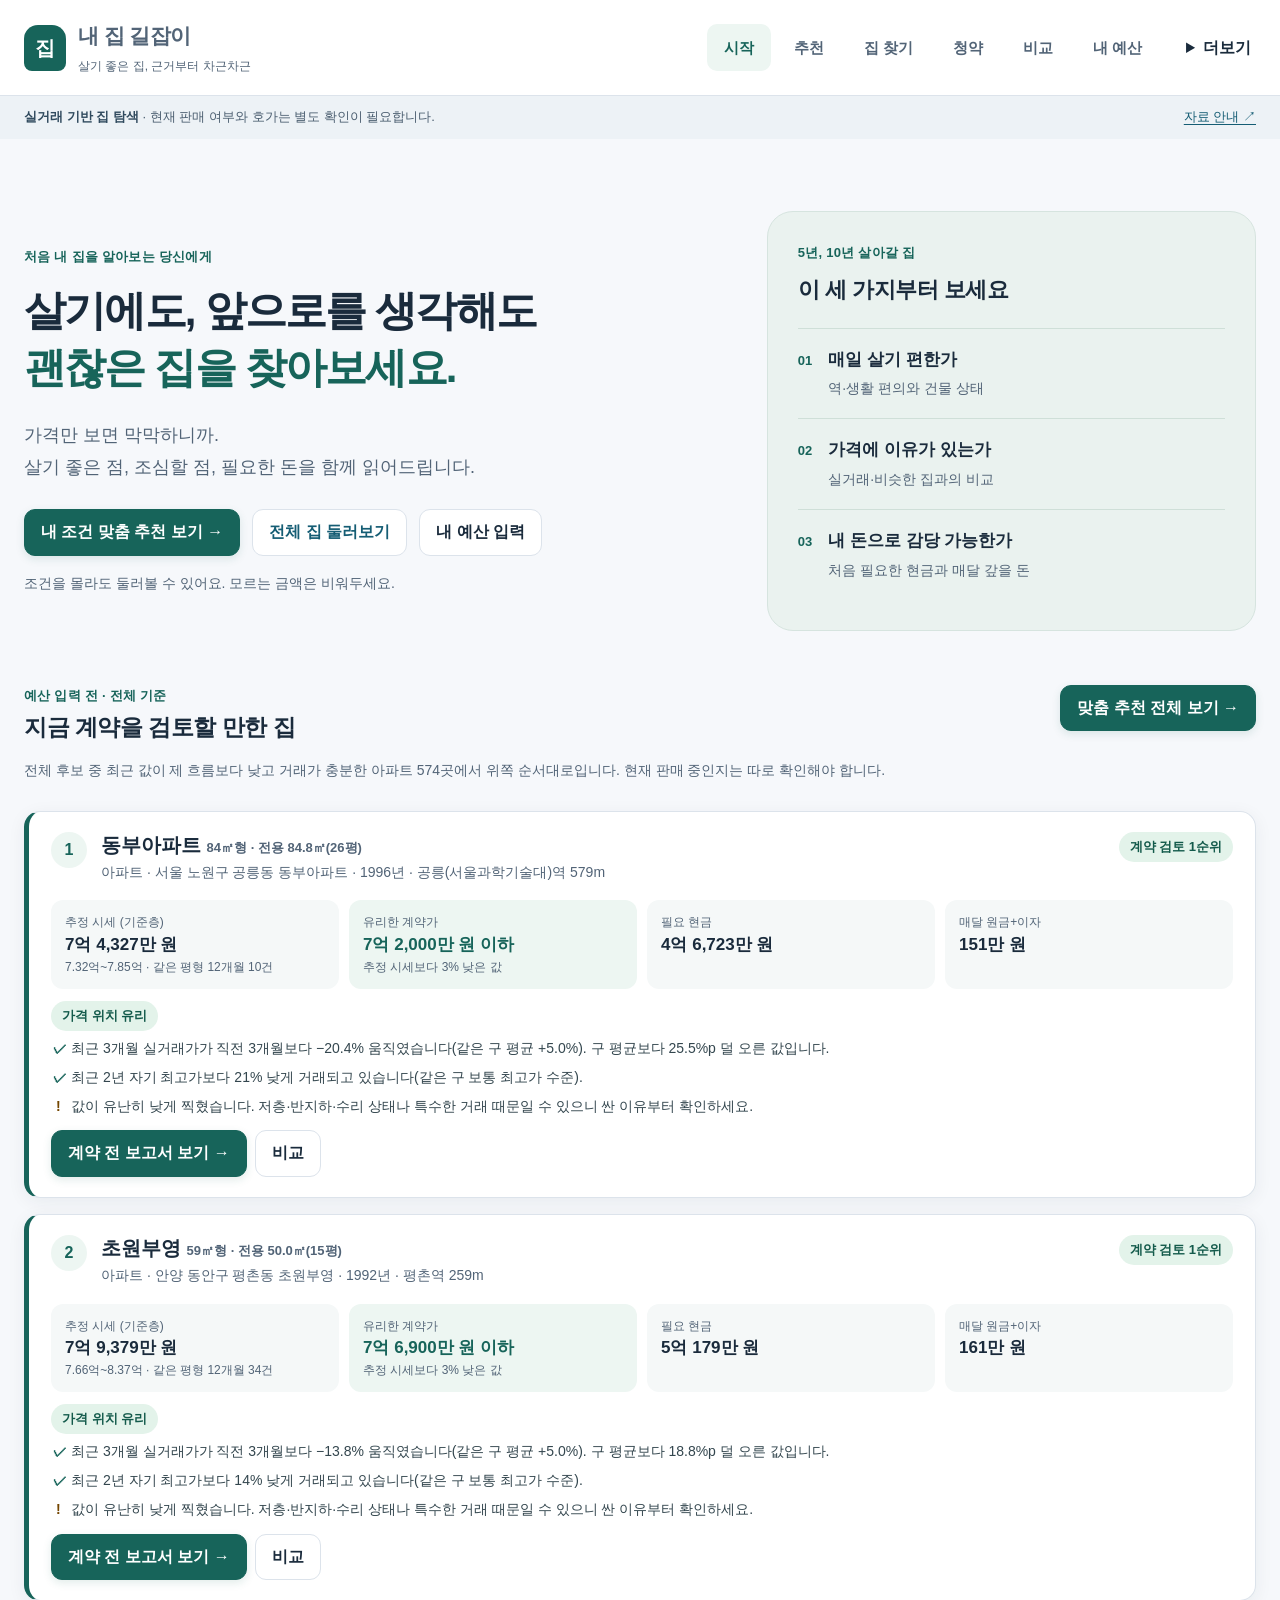
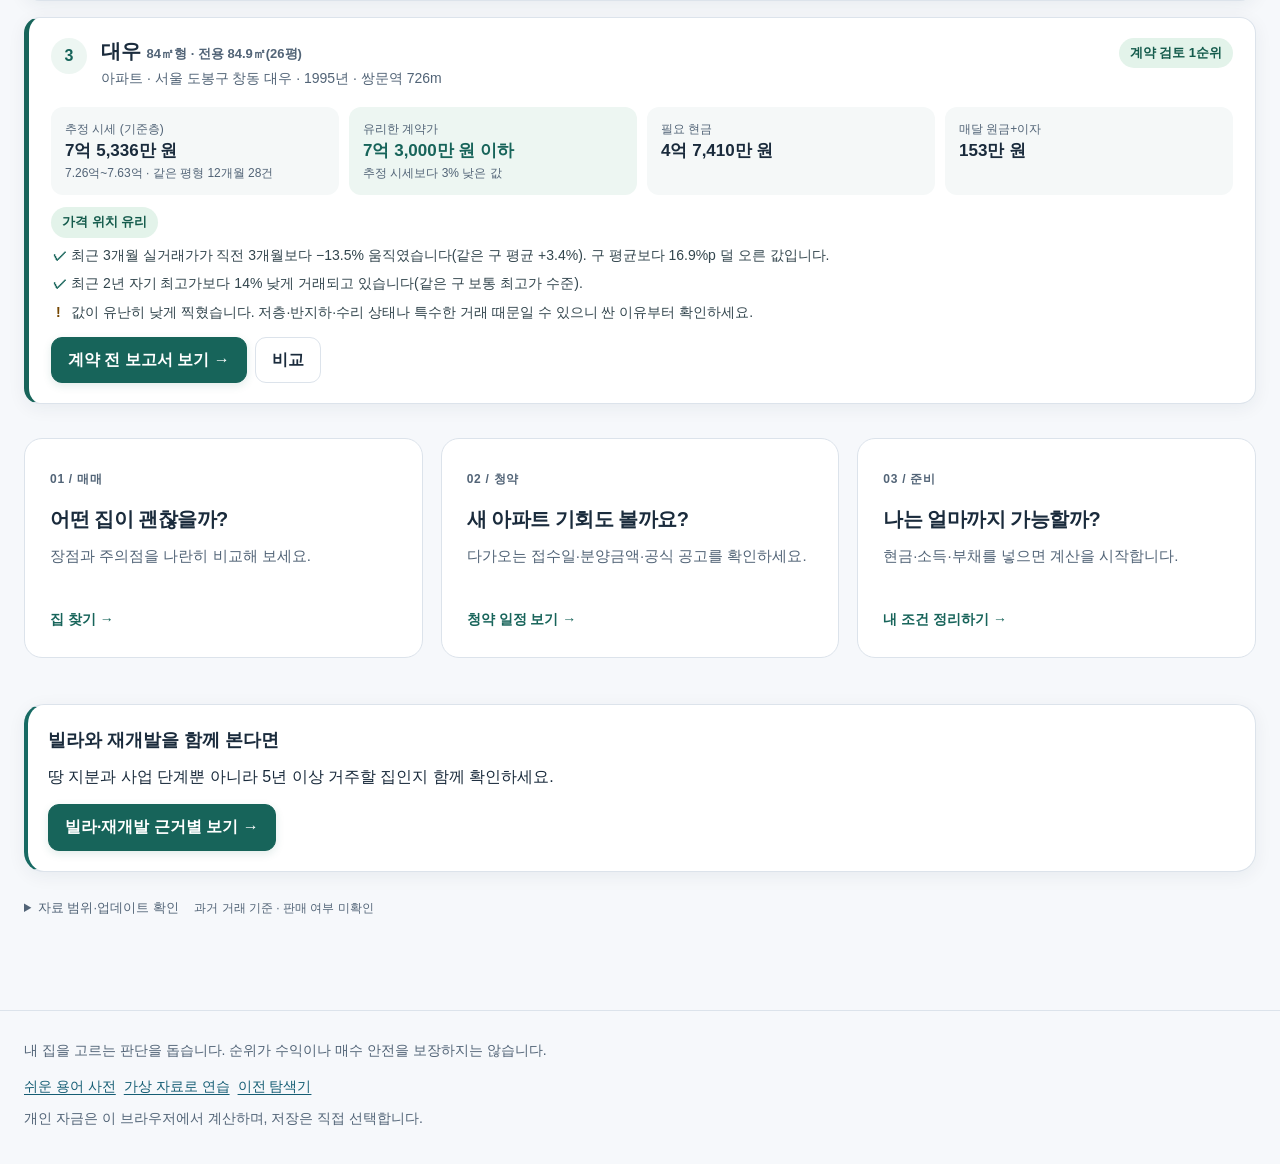
<file: workspace.html>
<!doctype html>
<html lang="ko">
<head>
  <meta charset="utf-8">
  <meta name="viewport" content="width=device-width, initial-scale=1">
  <meta name="color-scheme" content="light">
  <meta name="robots" content="noindex, nofollow">
  <title>내 집 길잡이 · 집 찾기와 청약</title>
  <link rel="stylesheet" href="workspace-ui.css">
  <link rel="stylesheet" href="workspace-subscriptions.css">
  <link rel="stylesheet" href="workspace-friendly.css?v=20261117-best1">
  <link rel="stylesheet" href="workspace-best.css?v=20261117-best1">
  <script defer src="workspace-subscriptions.js?v=20260928-villa1"></script>
  <script defer src="workspace-schemas.js"></script>
  <script defer src="workspace-repository.js?v=20261117-best1"></script>
  <script defer src="workspace-finance.js"></script>
  <script defer src="workspace-core.js"></script>
  <script defer src="personal-fit-policy.js"></script>
  <script defer src="workspace-personalization.js"></script>
  <script defer src="workspace-decision.js"></script>
  <script defer src="workspace-analytics.js"></script>
  <script defer src="workspace-radar.js?v=20260928-villa1"></script>
  <script defer src="workspace-loan-estimate.js"></script>
  <script defer src="workspace-regions.js"></script>
  <script defer src="workspace-buyer-guide.js?v=20261117-best1"></script>
  <script defer src="workspace-home-story.js?v=20261117-best1"></script>
  <script defer src="workspace-best.js?v=20261117-best1"></script>
  <script defer src="workspace-villa-redevelopment.js?v=20260928-villa1"></script>
  <script defer src="workspace-location.js?v=20260928-villa1"></script>
  <script defer src="workspace-preset.js?v=20261118-me1"></script>
  <script defer src="workspace-ui.js?v=20261117-best1"></script>
</head>
<body class="workspace">
  <a class="skip-link" href="#workspace-main">본문으로 이동</a>
  <div id="workspace-app"><main id="workspace-main" tabindex="-1"><p class="boot-message">분석 작업 공간을 불러오고 있습니다.</p></main></div>
  <div id="workspace-overlay"></div>
  <div id="workspace-toast" role="status" aria-live="polite"></div>
  <noscript>이 화면의 기기 내 계산과 탐색에는 JavaScript가 필요합니다. <a href="index.html">기존 탐색기 열기</a></noscript>
</body>
</html>
</file>
<file: workspace-ui.css>
:root{--ws-ink:#182c35;--ws-muted:#51636a;--ws-line:#dce4e5;--ws-bg:#f4f6f5;--ws-paper:#fff;--ws-teal:#176a63;--ws-teal-soft:#e8f4f0;--ws-amber:#744600;--ws-amber-soft:#fff2d5;--ws-red:#952f35;--ws-red-soft:#fff0ef;--ws-radius:16px;--ws-shadow:0 8px 30px rgba(23,46,54,.06)}
*{box-sizing:border-box}body.workspace{margin:0;background:var(--ws-bg);color:var(--ws-ink);font:16px/1.6 -apple-system,BlinkMacSystemFont,"Segoe UI","Noto Sans KR","Malgun Gothic",sans-serif;overflow-wrap:anywhere}button,input,select,textarea{font:inherit;color:inherit}button,a,input,select,textarea{touch-action:manipulation}button,.button{min-height:44px}button{cursor:pointer}button:disabled{cursor:default;opacity:.6}a{color:#155d74;text-underline-offset:3px}button:focus-visible,a:focus-visible,input:focus-visible,select:focus-visible,textarea:focus-visible,summary:focus-visible,[tabindex]:focus-visible{outline:3px solid #176dbc;outline-offset:3px}button,.button{border:1px solid var(--ws-line);border-radius:9px;background:white;padding:9px 14px;text-decoration:none;display:inline-flex;align-items:center;justify-content:center;gap:7px;font-weight:650;line-height:1.4}.primary{background:var(--ws-teal);border-color:var(--ws-teal);color:white}.quiet{background:transparent}.danger{color:var(--ws-red);border-color:#d7abad}.compact{padding:8px 11px}.skip-link{position:fixed;left:12px;top:-100px;z-index:200;background:white;padding:12px}.skip-link:focus{top:12px}.boot-message{padding:36px}.ws-top{background:white;border-bottom:1px solid var(--ws-line);padding:16px max(20px,calc((100vw - 1280px)/2));display:flex;gap:24px;justify-content:space-between;align-items:center}.ws-brand{color:var(--ws-ink);text-decoration:none}.ws-brand strong{font-size:20px;display:block;letter-spacing:-.7px}.ws-brand span{font-size:14px;color:var(--ws-muted)}.ws-nav{display:flex;gap:7px;flex-wrap:wrap}.ws-nav a{font-size:14px;min-height:44px;padding:10px 12px;text-decoration:none;border-radius:8px;display:flex;align-items:center;color:var(--ws-muted)}.ws-nav a[aria-current=page]{background:var(--ws-teal-soft);color:var(--ws-teal);font-weight:700}.mode-bar{padding:9px max(20px,calc((100vw - 1280px)/2));font-size:14px;display:flex;align-items:center;justify-content:space-between;gap:16px;background:#e9edf1;border-bottom:1px solid #d5dee4}.mode-bar.demo{background:var(--ws-amber-soft);color:#623c00}.mode-bar a{white-space:nowrap}.ws-main{max-width:1280px;margin:auto;padding:28px 20px 60px;min-height:65vh}.page-head{display:flex;align-items:flex-start;justify-content:space-between;gap:20px;margin:0 0 22px}.eyebrow{color:var(--ws-teal);font-size:14px;font-weight:750;letter-spacing:.03em;margin:0 0 4px}h1{font-size:28px;line-height:1.35;letter-spacing:-.9px;margin:0 0 10px}h2{font-size:22px;line-height:1.45;margin:0 0 14px;letter-spacing:-.5px}h3{font-size:18px;line-height:1.5;margin:0 0 10px}p{margin:0 0 12px}.muted,.help{color:var(--ws-muted)}.help,.small{font-size:14px}.help{margin:7px 0 0}.stack>*+*{margin-top:20px}.panel{background:var(--ws-paper);border:1px solid var(--ws-line);border-radius:var(--ws-radius);padding:24px;box-shadow:var(--ws-shadow)}.panel> :last-child{margin-bottom:0}.actions{display:flex;gap:8px;align-items:center;flex-wrap:wrap}.actions.end{justify-content:flex-end}.notice{padding:14px 17px;background:#eef3f5;border:1px solid #cfdee3;border-radius:10px;font-size:14px;line-height:1.6}.notice.warning{background:var(--ws-amber-soft);border-color:#e9ce94;color:var(--ws-amber)}.notice.risk{background:var(--ws-red-soft);border-color:#dfb9b7;color:var(--ws-red)}.notice.success{background:var(--ws-teal-soft);border-color:#bedad1;color:#14584f}.notice ul{margin:6px 0 0;padding-left:21px}.status-row{display:flex;align-items:flex-start;gap:12px;justify-content:space-between;margin-bottom:20px}.status-row .notice{flex:1}.badge{display:inline-flex;align-items:center;gap:4px;padding:3px 8px;border:1px solid #cad7dc;border-radius:6px;font-size:14px;background:#f1f5f7;color:#3b5867;line-height:1.5;max-width:100%}.badge.confirmed,.badge.pass{background:var(--ws-teal-soft);border-color:#bddbd1;color:#195c52}.badge.assumed,.badge.unknown,.badge.unverified{background:var(--ws-amber-soft);border-color:#e9cd92;color:#714500}.badge.conflicting,.badge.fail{background:var(--ws-red-soft);border-color:#ddadaa;color:var(--ws-red)}.badge.not_applicable{background:#f2f2f2;border-color:#ddd;color:#5b6164}.section-nav{display:flex;gap:8px;flex-wrap:wrap;margin:20px 0}.section-nav a{padding:9px 12px;background:white;border:1px solid var(--ws-line);border-radius:8px;min-height:44px;display:flex;align-items:center;text-decoration:none;color:var(--ws-ink);font-size:14px}.grid-2{display:grid;grid-template-columns:repeat(2,minmax(0,1fr));gap:20px}.grid-3{display:grid;grid-template-columns:repeat(3,minmax(0,1fr));gap:18px}.wide{grid-column:1/-1}.metric{padding:14px 0}.metric-label{display:flex;gap:8px;align-items:center;color:var(--ws-muted);font-size:14px;margin-bottom:5px}.metric-value{font-size:28px;font-weight:750;line-height:1.4;letter-spacing:-.6px}.metric-value.unknown{font-size:20px;color:var(--ws-muted)}.metric-note{font-size:14px;color:var(--ws-muted);margin-top:5px}.metric-row{display:grid;grid-template-columns:repeat(3,minmax(0,1fr));gap:20px}.metric .trace-button{border:0;background:none;color:#156074;padding:0;min-height:44px;justify-content:flex-start;font-size:14px}.trace-button{text-align:left}.text-link{border:0;background:none;padding:7px 2px;color:#165e73;text-decoration:underline;font-size:14px}.risk-summary{margin-top:16px}.decision{font-size:20px;font-weight:750;color:var(--ws-teal);margin:8px 0}.decision.not-fit{color:var(--ws-red)}.chips{display:flex;gap:8px;flex-wrap:wrap}.chip{font-size:14px;border-radius:30px;border:1px solid var(--ws-line);background:white;padding:5px 12px}.steps{display:flex;gap:8px;margin:0 0 24px}.steps button{flex:1;font-size:14px;gap:9px}.steps button[aria-current=step]{color:var(--ws-teal);border-color:var(--ws-teal);background:var(--ws-teal-soft)}.step-number{display:inline-flex;align-items:center;justify-content:center;min-width:25px;height:25px;border-radius:50%;background:#e6eeee}.form-grid{display:grid;grid-template-columns:repeat(2,minmax(0,1fr));gap:18px 22px}.field{display:flex;flex-direction:column;min-width:0}.field>label{font-size:14px;font-weight:700;margin-bottom:7px}.field input:not([type=checkbox]),.field select,.field textarea,.filter-field input,.filter-field select{width:100%;min-height:46px;border:1px solid #aebfc4;border-radius:8px;background:white;padding:10px 12px}.field textarea{resize:vertical;min-height:85px}.field input[aria-invalid=true]{border-color:var(--ws-red)}.field .preview{font-size:14px;color:var(--ws-teal);min-height:22px;margin-top:5px}.check{display:flex;gap:9px;align-items:flex-start;padding:10px 0;font-size:14px;min-height:44px}.check input{width:20px;height:20px;margin-top:1px;accent-color:var(--ws-teal);flex:none}.repeat-row{border:1px solid var(--ws-line);border-radius:12px;padding:18px;margin-top:14px;background:#fafcfc}.repeat-head{display:flex;justify-content:space-between;align-items:center;margin-bottom:12px}.repeat-head h3{margin:0}.field-error,.form-errors{color:var(--ws-red);font-size:14px}.form-errors:not(:empty){background:var(--ws-red-soft);padding:14px;border-radius:9px;margin:0 0 16px}.form-errors ul{padding-left:20px;margin:0}.step-actions{border-top:1px solid var(--ws-line);padding-top:20px;display:flex;gap:10px;justify-content:space-between;flex-wrap:wrap;margin-top:24px}.explore-layout{display:grid;grid-template-columns:270px minmax(0,1fr);gap:22px;align-items:start}.filter-panel{position:sticky;top:16px;padding:20px}.filter-field{margin-bottom:16px}.filter-field label{font-size:14px;font-weight:650;display:block;margin-bottom:5px}.filter-panel details summary{font-size:14px;cursor:pointer;min-height:44px;padding:10px 0}.results-toolbar{display:flex;align-items:center;justify-content:space-between;gap:14px;flex-wrap:wrap;margin:0 0 16px}.results-toolbar h2{margin:0;font-size:20px}.tabs{display:flex;gap:7px;flex-wrap:wrap;margin-bottom:18px}.tabs button{font-size:14px}.tabs button[aria-selected=true]{background:var(--ws-teal);border-color:var(--ws-teal);color:white}.candidate-list{display:grid;gap:16px}.candidate{padding:22px;background:white;border:1px solid var(--ws-line);border-radius:var(--ws-radius);box-shadow:var(--ws-shadow)}.candidate-head{display:flex;justify-content:space-between;align-items:flex-start;gap:14px}.candidate h3{font-size:20px;margin:0 0 5px}.candidate h3 a{color:var(--ws-ink);text-decoration:none}.candidate .identity{font-size:14px;color:var(--ws-muted);margin:0}.candidate .price{font-size:26px;font-weight:750;line-height:1.4;margin:13px 0 5px}.candidate .price small{font-size:14px;color:var(--ws-muted);font-weight:400}.candidate .decision{font-size:18px;margin:8px 0}.candidate-money{display:grid;grid-template-columns:repeat(3,minmax(0,1fr));gap:12px;margin:12px 0}.candidate-money>div{font-size:14px}.candidate-money b{display:block;font-size:16px}.candidate .reasons{font-size:14px;margin:10px 0;padding-left:20px}.candidate .actions{margin-top:16px}.candidate .actions button,.candidate .actions a{font-size:14px}.rank-label{font-size:14px;background:#eef4f2;padding:4px 9px;border-radius:7px;white-space:nowrap}.list-more{width:100%;margin-top:20px}.empty{text-align:center;padding:40px 24px}.empty h2{font-size:22px}.empty p{color:var(--ws-muted)}.map-host{height:360px;min-height:180px;margin-bottom:18px;border-radius:12px;overflow:hidden;border:1px solid var(--ws-line);background:#e8efec}.map-fallback{padding:22px;height:auto;font-size:14px}.skeleton{height:200px;border-radius:16px;margin:16px 0;background:linear-gradient(90deg,#e8eeeb,#f7f9f8,#e8eeeb);background-size:200% 100%;animation:shimmer 1.5s linear infinite}@keyframes shimmer{to{background-position:-200% 0}}.detail-heading .price{font-size:32px;font-weight:750;line-height:1.4;margin:16px 0 3px}.detail-heading .price-kind{font-size:14px;color:var(--ws-muted)}.facts{display:grid;grid-template-columns:repeat(2,minmax(0,1fr));gap:13px 20px;margin:0}.facts>div{padding-bottom:10px;border-bottom:1px solid var(--ws-line)}.facts dt{font-size:14px;color:var(--ws-muted)}.facts dd{margin:3px 0 0;font-weight:650}.gate-list{list-style:none;padding:0;margin:0;display:grid;gap:13px}.gate-list li{border-bottom:1px solid var(--ws-line);padding-bottom:13px}.gate-title{display:flex;align-items:center;justify-content:space-between;gap:12px}.gate-list p{font-size:14px;margin:5px 0 0;color:var(--ws-muted)}.table-wrap{overflow:auto;max-width:100%;border:1px solid var(--ws-line);border-radius:9px}table{width:100%;border-collapse:collapse;font-size:14px}th,td{padding:13px 14px;text-align:left;border-bottom:1px solid var(--ws-line);vertical-align:top}th{background:#f0f5f3;font-weight:650}tr:last-child td{border-bottom:0}td .trace-button{font-size:14px}details.disclosure{border-top:1px solid var(--ws-line);padding:12px 0}details.disclosure summary{cursor:pointer;font-weight:650;min-height:44px;padding:8px 0}details.disclosure>div{padding:12px 0}.timeline{padding:0;list-style:none;margin:0}.timeline li{position:relative;margin:0 0 0 8px;border-left:2px solid #cfddda;padding:0 0 24px 22px}.timeline li:before{content:"";position:absolute;left:-6px;top:7px;width:10px;height:10px;background:var(--ws-teal);border-radius:50%}.timeline li:last-child{padding-bottom:0}.timeline time{font-size:14px;color:var(--ws-muted)}.timeline p{font-size:14px;margin:5px 0 0}.scenario-layout{display:grid;grid-template-columns:minmax(0,1.05fr) minmax(0,1fr);gap:22px;align-items:start}.scenario-result{position:sticky;top:16px}.scenario-result .metric-row{grid-template-columns:repeat(2,minmax(0,1fr));gap:5px 20px}.scenario-result .metric-value{font-size:24px}.chart{width:100%;min-height:160px;overflow:hidden}.chart svg{width:100%;height:auto;display:block}.chart text{font-size:12px;fill:var(--ws-muted)}.compare-table th{min-width:150px}.compare-table td{min-width:220px;max-width:350px}.compare-mobile{display:none}.compare-bar{position:sticky;bottom:12px;z-index:15;background:var(--ws-ink);color:white;padding:13px 18px;border-radius:12px;display:flex;justify-content:space-between;gap:15px;align-items:center;margin-top:24px;box-shadow:var(--ws-shadow)}.compare-bar .button{background:white;color:var(--ws-ink)}.saved-grid{display:grid;grid-template-columns:repeat(2,minmax(0,1fr));gap:18px}.ws-footer{max-width:1280px;margin:auto;padding:12px 20px 30px;border-top:1px solid var(--ws-line);color:var(--ws-muted);font-size:14px}.overlay-backdrop{position:fixed;inset:0;background:rgba(11,26,32,.45);z-index:100;display:flex;justify-content:flex-end}.source-drawer{background:white;width:min(760px,100%);height:100dvh;overflow:auto;box-shadow:-15px 0 60px rgba(0,0,0,.15);padding:24px;position:relative}.drawer-head{display:flex;gap:20px;justify-content:space-between;align-items:flex-start;position:sticky;top:-24px;z-index:1;background:white;padding:20px 0;border-bottom:1px solid var(--ws-line);margin:-4px 0 22px}.drawer-head h2{margin:0}.drawer-section{margin:0 0 24px}.source-card{border:1px solid var(--ws-line);padding:18px;border-radius:12px;margin:12px 0;font-size:14px}.source-card.contradicts{border-color:#c98284;background:#fff8f7}.source-card h3{font-size:16px}.source-card blockquote{margin:12px 0;padding:8px 14px;border-left:3px solid #a3bfbd;color:var(--ws-muted)}#workspace-toast{position:fixed;left:50%;bottom:24px;transform:translateX(-50%);z-index:150;background:var(--ws-ink);color:white;padding:12px 20px;border-radius:10px;max-width:calc(100% - 32px);font-size:14px;pointer-events:none;box-shadow:var(--ws-shadow)}#workspace-toast:empty{display:none}.learn-list{list-style:none;margin:0;padding:0;display:grid;gap:10px}.learn-list a{display:block;padding:13px 16px;border:1px solid var(--ws-line);border-radius:9px;min-height:44px}.mode-links{display:flex;gap:10px}.toggle-mobile{display:none}.nowrap{white-space:nowrap}[hidden]{display:none!important}
@media(min-width:1200px){.detail-columns{display:grid;grid-template-columns:minmax(0,1.5fr) minmax(300px,1fr);gap:22px;align-items:start}.detail-columns>.stack{min-width:0}}
@media(max-width:900px){.ws-top{align-items:flex-start;flex-direction:column;gap:10px}.ws-nav{width:100%;gap:3px}.ws-nav a{padding:8px 10px}.explore-layout{grid-template-columns:225px minmax(0,1fr);gap:16px}.filter-panel{padding:16px}.candidate-money{grid-template-columns:1fr 1fr}.candidate-money>div:last-child{grid-column:1/-1}.scenario-layout{grid-template-columns:1fr}.scenario-result{position:static}.grid-3{grid-template-columns:1fr}.metric-row{gap:12px}.panel{padding:20px}.saved-grid{grid-template-columns:1fr}}
@media(max-width:767px){h1{font-size:25px}.ws-main{padding:22px 16px 40px}.ws-top{padding:14px 16px}.ws-brand strong{font-size:20px}.mode-bar{padding:10px 16px;align-items:flex-start}.mode-bar a{white-space:normal}.ws-nav{overflow-x:auto;flex-wrap:nowrap}.ws-nav a{white-space:nowrap;flex:none}.page-head{display:block;margin-bottom:18px}.page-head>.actions{margin-top:14px}.grid-2,.form-grid,.facts{grid-template-columns:1fr}.panel{padding:20px 18px}.explore-layout{display:block}.filter-panel{position:static;margin-bottom:18px}.filter-panel.mobile-closed .filter-content{display:none}.toggle-mobile{display:inline-flex}.filter-heading{display:flex;justify-content:space-between;align-items:center;gap:15px}.filter-heading h2{margin:0}.filter-content{padding-top:16px}.candidate{padding:18px}.candidate h3{font-size:20px}.candidate-money{grid-template-columns:1fr 1fr}.metric-row{grid-template-columns:1fr}.metric{padding:10px 0}.detail-heading .price{font-size:30px}.steps{gap:5px}.steps button{padding:8px 5px;font-size:14px;flex-direction:column;gap:4px}.step-number{display:none}.status-row{display:block}.status-row>.actions,.status-row>.button,.status-row>button{margin-top:9px}.source-drawer{padding:20px 18px;max-width:100vw;overscroll-behavior:contain}.drawer-head{top:-20px}.table-wrap{border:0}.compare-desktop{display:none}.compare-mobile{display:block}.compare-mobile .facts{grid-template-columns:1fr}.mode-links{flex-wrap:wrap}.compare-bar{bottom:8px;align-items:flex-start;font-size:14px}.map-host{height:300px}.repeat-row{padding:15px}.risk-summary{margin-top:12px}.ws-footer{padding-left:16px;padding-right:16px}.section-nav{gap:7px}.section-nav a{font-size:14px}.candidate .actions>*{flex:1 1 auto}}
@media(prefers-reduced-motion:reduce){*,*::before,*::after{animation-duration:.01ms!important;animation-iteration-count:1!important;transition-duration:.01ms!important;scroll-behavior:auto!important}}
@media print{.ws-nav,.actions,.filter-panel,.compare-bar,.ws-footer,.source-drawer button,.mode-bar a{display:none!important}.ws-main{max-width:none;padding:0}.panel,.candidate{break-inside:avoid;box-shadow:none}.mode-bar.demo{display:block!important;border:2px solid #744600}.scenario-layout,.detail-columns{display:block}.overlay-backdrop{position:static;background:white}.source-drawer{width:100%;height:auto;overflow:visible}.ws-top{padding:0 0 15px}}
.fit-requirements{border:0;border-top:1px solid #cfe0dc;margin:18px 0 0;padding:14px 0 0}.fit-requirements legend{font-weight:750;padding:0 8px 0 0}.fit-axis-grid{display:grid!important;grid-template-columns:repeat(3,minmax(0,1fr));gap:10px!important;margin:12px 0}.fit-axis-grid>div{display:block!important;padding:12px;border:1px solid #cfe0dc;border-radius:10px;background:#fff}.fit-axis-grid span,.fit-axis-grid strong,.fit-axis-grid small{display:block}.fit-axis-grid span{font-size:13px;color:var(--ws-muted)}.fit-axis-grid strong{font-size:20px;line-height:1.35;margin:3px 0;color:var(--ws-ink)}.fit-axis-grid small{font-size:12px;color:var(--ws-muted);line-height:1.4}.fit-matrix{padding:9px 12px;border-radius:8px;background:#eef3f5;margin:8px 0}.fit-matrix.priority_review{background:var(--ws-teal-soft);color:#14584f}.fit-matrix.good_asset_low_fit,.fit-matrix.fit_led_review{background:var(--ws-amber-soft);color:var(--ws-amber)}.fit-matrix.investment_blocked,.fit-matrix.lower_priority{background:var(--ws-red-soft);color:var(--ws-red)}.personal-category.unknown,.personal-category.needs_finance_check,.personal-category.needs_price_check,.personal-category.proxy_only{border-style:dashed;background:#fffcf5}.personal-category.not_fit,.personal-category.likely_infeasible,.personal-category.poor{border-color:#cf8d82;background:#fff7f5}.personal-category.available,.personal-category.affordable,.personal-category.good,.personal-category.excellent{border-color:#b8d8d3;background:#f6fbfa}
@media(max-width:767px){.fit-axis-grid{grid-template-columns:1fr}.fit-axis-grid>div{padding:10px}}
.personal-profile-basics{margin:0 0 24px;padding:18px;border:1px solid #b8d8d3;border-radius:14px;background:#f3faf8}.personal-profile-basics h3{margin-top:0}.personal-summary{margin:14px 0;padding:13px 15px;border-left:4px solid #176a63;border-radius:8px;background:#eef8f6}.personal-summary>div,.personal-score,.personal-category>div{display:flex;justify-content:space-between;gap:12px;align-items:baseline}.personal-summary p,.personal-explanation{margin:8px 0 0}.personal-summary span,.personal-score span,.personal-category span{color:#49645f;font-size:.86rem}.personal-category-grid{display:grid;grid-template-columns:repeat(auto-fit,minmax(240px,1fr));gap:12px;margin-top:18px}.personal-category{padding:15px;border:1px solid #d7e1df;border-radius:12px;background:#fff}.personal-category.missing,.personal-category.partial{border-style:dashed}.personal-category.blocked{border-color:#cf8d82;background:#fff7f5}.personal-category p{margin:8px 0;font-size:.92rem;line-height:1.5}.personal-category details{font-size:.84rem}.personal-category ul{padding-left:18px}.personal-score strong{font-size:1.75rem;color:#145e58}.personal-ranking-note{margin:12px 0}

/* P3A decision foundation: presentation only; the three policies remain independent. */
.decision-foundation{margin:20px 0 0;padding:20px;border:1px solid #c9d9dc;border-radius:14px;background:#f8fbfb}.decision-foundation-compact{padding:15px;margin:13px 0;background:#fbfdfd}.decision-foundation .fit-axis-grid{margin:0 0 16px}.decision-headline{margin:0 0 14px;font-size:17px;color:#173f48}.decision-points{display:grid;grid-template-columns:repeat(3,minmax(0,1fr));gap:10px;margin:0}.decision-points>div,.decision-narrative-grid>section{padding:13px;border:1px solid #d5e1e2;border-radius:10px;background:white}.decision-points dt{font-size:13px;color:var(--ws-muted);font-weight:750}.decision-points dd{margin:5px 0 0;font-size:14px;line-height:1.55}.decision-points .risk,.decision-narrative-grid .risk{border-color:#e0c4b8;background:#fffaf7}.decision-next{margin:13px 0 0;padding:11px 13px;border-left:4px solid var(--ws-teal);background:white;border-radius:7px;font-size:14px}.decision-narrative-grid{display:grid;grid-template-columns:repeat(2,minmax(0,1fr));gap:12px}.decision-narrative-grid h3{font-size:15px;margin:0 0 5px}.decision-narrative-grid p{font-size:14px;margin:0}.decision-narrative-grid .next{border-color:#b8d8d3;background:#f6fbfa}.source-card-head{display:flex;gap:7px;flex-wrap:wrap;margin-bottom:10px}.evidence-drill-meta{padding:14px;border:1px solid #cfdee3;border-radius:10px;background:#f5f9fa}
@media(max-width:767px){.decision-foundation{padding:16px}.decision-points,.decision-narrative-grid{grid-template-columns:1fr}.decision-foundation-compact .fit-axis-grid{grid-template-columns:1fr!important}.decision-foundation-compact .fit-axis-grid>div{display:grid!important;grid-template-columns:minmax(0,1fr) auto;column-gap:10px;align-items:center}.decision-foundation-compact .fit-axis-grid small{grid-column:1/-1}.decision-headline{font-size:16px}.source-card-head{align-items:flex-start}}

/* P3B compare and redevelopment evidence drill-down. */
.compare-selector{position:sticky;top:0;z-index:12;display:flex;align-items:center;gap:8px;flex-wrap:wrap;margin:0 0 18px;padding:12px 14px;border:1px solid #bccfd2;border-radius:11px;background:rgba(255,255,255,.97);box-shadow:0 5px 18px rgba(18,46,52,.08)}.compare-selector>span{display:inline-flex;align-items:center;gap:5px;padding:5px 7px 5px 10px;border-radius:20px;background:#eef5f4;font-size:13px}.compare-selector>span button{min-height:30px;width:30px;padding:0;border:0;border-radius:50%;background:transparent}.compare-summary{margin:0 0 18px}.compare-summary dd small{display:block;color:var(--ws-muted);font-weight:400;margin-top:3px}.compare-actions{margin:0 0 10px}.compare-cell{min-width:0}.compare-cell>strong,.compare-cell>span,.compare-cell>small{display:block}.compare-cell>strong{line-height:1.45}.compare-cell>span{width:max-content;max-width:100%;margin-top:5px;padding:2px 6px;border-radius:5px;background:#eef3f5;color:#46616b;font-size:11px;text-transform:none}.compare-cell>small{margin-top:6px;color:var(--ws-muted);line-height:1.45}.compare-cell.verification_required>span,.compare-cell.incomparable>span,.compare-cell.missing>span,.compare-cell.proxy_only>span,.compare-cell.profile_required>span{background:var(--ws-amber-soft);color:var(--ws-amber)}.compare-cell.blocked>span,.compare-cell.critical>span{background:var(--ws-red-soft);color:var(--ws-red)}.compare-cell .actions{margin-top:5px}.compare-cell .trace-button{min-height:36px;padding:3px 0}.compare-mobile{min-width:0}.compare-metric{min-width:0;margin-top:14px;padding:18px;border:1px solid var(--ws-line);border-radius:12px;background:#fff}.compare-metric>h2{font-size:18px;padding-bottom:9px;border-bottom:2px solid #c9d9dc}.compare-metric>div{display:grid;grid-template-columns:minmax(100px,.7fr) minmax(0,1.3fr);gap:12px;padding:12px 0;border-bottom:1px solid var(--ws-line)}.compare-metric>div:last-child{border-bottom:0}.compare-metric h3{font-size:14px;margin:0}.single-compare{display:grid;gap:14px}.project-relation{margin:0 0 14px;padding:14px;border:1px solid #cbdadc;border-radius:10px;background:#f7fafb}.project-relation p{margin:4px 0 0;font-size:14px;color:var(--ws-muted)}.project-relation.nearby_only,.project-relation.address_only,.project-relation.geometry_only,.project-relation.unresolved,.project-relation.none{border-style:dashed;background:#fffcf5}.redevelopment-timeline .current{border-left-color:var(--ws-teal);background:#f4faf8;padding-top:12px;padding-right:12px;border-radius:0 10px 10px 0}.redevelopment-timeline .current:before{width:14px;height:14px;left:-8px;border:3px solid white;box-shadow:0 0 0 2px var(--ws-teal)}.redevelopment-timeline .withdrawn,.redevelopment-timeline .superseded,.redevelopment-timeline .disputed{border-left-color:#c98682}.source-mini{margin:8px 0 0;padding-left:18px;color:var(--ws-muted);font-size:13px}
@media(max-width:767px){body.workspace{max-width:100%;overflow-x:hidden}.compare-selector{top:0;margin-left:-8px;margin-right:-8px;padding:10px;flex-wrap:nowrap;overflow-x:auto;overscroll-behavior-inline:contain}.compare-selector>strong,.compare-selector>span,.compare-selector>a{flex:none;white-space:nowrap}.compare-selector>span{max-width:260px}.compare-mobile{display:block;width:100%;overflow:hidden}.compare-metric{padding:15px 14px}.compare-metric>div{grid-template-columns:minmax(86px,.65fr) minmax(0,1.35fr);gap:10px}.compare-cell,.compare-cell>*{max-width:100%}.compare-cell>strong,.compare-cell>small{overflow-wrap:anywhere}.project-relation{padding:12px}.redevelopment-timeline .current{padding-right:8px}}
@media(max-width:767px){.compare-selector{scrollbar-width:thin;box-shadow:inset -14px 0 12px -14px rgba(18,46,52,.6),0 5px 18px rgba(18,46,52,.08)}}

/* P4C Future Radar Beta: observation-only and separate from candidate ranking. */
.radar-head{margin-bottom:14px}.radar-watermark{margin:0 0 14px;padding:10px 14px;border:2px solid #8e5f23;border-radius:9px;background:#fff8e9;color:#71470f}.radar-filters{margin:18px 0}.radar-grid{display:grid;grid-template-columns:repeat(2,minmax(0,1fr));gap:18px;margin-top:18px}.radar-card h2{margin:4px 0 10px}.radar-flags{display:flex;flex-wrap:wrap;gap:7px;margin:12px 0}.radar-flags span{padding:5px 9px;border:1px solid #c7d7d8;border-radius:18px;background:#f4f8f8;color:#31535a;font-size:12px}.radar-metrics{display:grid;grid-template-columns:repeat(3,minmax(0,1fr));gap:8px;margin:16px 0}.radar-metrics>div{padding:10px;border-radius:9px;background:#f6f8f8}.radar-metrics dt{font-size:12px;color:var(--ws-muted)}.radar-metrics dd{margin:4px 0 0;font-weight:700}.radar-map{height:320px;margin:14px 0}.radar-back{margin-bottom:14px}.radar-detail-head{margin-bottom:18px}.radar-detail-grid{display:grid;grid-template-columns:repeat(2,minmax(0,1fr));gap:18px;margin:18px 0}.radar-why{display:grid;grid-template-columns:1fr 1fr;gap:18px}.radar-detail-grid ul,.radar-why ul{padding-left:20px}.radar-detail-grid li,.radar-why li{margin:7px 0}
@media(max-width:767px){.radar-grid,.radar-detail-grid,.radar-why{grid-template-columns:1fr}.radar-metrics{grid-template-columns:repeat(2,minmax(0,1fr))}.radar-map{height:280px}.radar-card .status-row{display:block}.radar-card .status-row .badge{display:inline-block;margin-top:8px}}
/* 내 조건 대출·필요 현금 추정 (workspace-loan-estimate.js) */
.loan-card{margin:12px 0;padding:12px 14px;border:1px solid #cfe0db;border-radius:12px;background:#f6faf8}.loan-card-grid{display:grid;grid-template-columns:repeat(3,minmax(0,1fr));gap:10px}.loan-card-grid span,.loan-hero span{display:block;font-size:13px;color:var(--ws-muted)}.loan-card-grid b{display:block;font-size:17px;line-height:1.35;color:var(--ws-ink);font-variant-numeric:tabular-nums}.loan-card-grid small,.loan-hero small{display:block;font-size:12px;line-height:1.45;color:var(--ws-muted)}
.loan-meter{height:6px;border-radius:3px;background:#e3eae8;margin:10px 0 0;overflow:hidden}.loan-meter span{display:block;height:100%;border-radius:3px;background:#c4575d}.loan-meter.ok span{background:var(--ws-teal)}
.loan-gap{display:inline-block;margin-top:8px;font-size:13px;font-weight:650;padding:2px 8px;border-radius:6px}.loan-gap.ok{background:var(--ws-teal-soft);color:#14584f}.loan-gap.short{background:var(--ws-red-soft);color:var(--ws-red)}.loan-gap.unknown{background:#eef3f5;color:var(--ws-muted);font-weight:500}
.loan-seg{border:0;margin:0;padding:0;min-width:0}.loan-seg legend{font-size:13px;color:var(--ws-muted);padding:0;margin-bottom:5px}.seg{display:flex;flex-wrap:wrap;gap:6px}.seg label{position:relative;display:inline-flex}.seg input{position:absolute;opacity:0;width:1px;height:1px;margin:0}.seg span{display:inline-flex;align-items:center;min-height:40px;padding:6px 13px;border:1px solid #b9c9cd;border-radius:999px;background:white;font-size:14px;font-weight:600;cursor:pointer;white-space:nowrap;font-variant-numeric:tabular-nums}.seg input:checked+span{background:var(--ws-teal);border-color:var(--ws-teal);color:white}.seg input:focus-visible+span{outline:3px solid #176dbc;outline-offset:2px}
.loan-toolbar{margin:0 0 14px;padding:12px 14px;border:1px solid var(--ws-line);border-radius:12px;background:var(--ws-paper)}.loan-toolbar-top{display:flex;flex-wrap:wrap;align-items:flex-end;gap:10px 16px}.loan-toolbar-title{font-size:15px;align-self:center;flex:1 0 100%}.loan-filter{margin-left:auto;border-radius:999px;min-height:40px}.loan-filter[aria-pressed=true]{background:var(--ws-teal);border-color:var(--ws-teal);color:white}.loan-filter b{font-variant-numeric:tabular-nums;margin-left:4px}
.loan-more{margin-top:10px;border-top:1px solid var(--ws-line)}.loan-more>summary{cursor:pointer;padding:10px 0 0;font-size:14px;list-style:none;display:flex;flex-wrap:wrap;gap:4px 8px;align-items:baseline}.loan-more>summary::-webkit-details-marker{display:none}.loan-more>summary>span:first-child{color:var(--ws-muted)}.loan-change{margin-left:auto;color:#155d74;text-decoration:underline;text-underline-offset:3px}.loan-more[open]>summary{padding-bottom:4px}.loan-more .loan-seg{margin-top:12px}.loan-more .help{margin-top:10px}
.loan-rate-custom{margin-top:8px;max-width:220px}.loan-rate-custom label,.loan-price label{display:block;font-size:13px;color:var(--ws-muted);margin-bottom:5px}.loan-rate-custom input,.loan-price input{width:100%;min-height:44px;border:1px solid #b9c9cd;border-radius:8px;padding:8px 10px;background:white;font-variant-numeric:tabular-nums}
.loan-head h2{margin-bottom:2px}.loan-callout{display:flex;flex-wrap:wrap;align-items:center;justify-content:space-between;gap:8px 14px;margin:12px 0}
.loan-calc{display:grid;gap:14px;margin:14px 0 18px;padding:14px;border:1px solid var(--ws-line);border-radius:12px;background:#fbfcfc}.loan-calc .loan-more{margin-top:0}.loan-price-row{display:flex;flex-wrap:wrap;gap:8px}.loan-price-row input{flex:0 1 320px;min-width:180px;width:auto;font-size:17px;font-weight:650}.loan-price .help{margin-top:6px}.loan-error{color:var(--ws-red);font-size:14px;margin:6px 0 0}
.loan-hero{display:grid;grid-template-columns:repeat(3,minmax(0,1fr));gap:12px}.loan-hero>div{padding:12px 14px;border-radius:12px;background:#f3f7f6}.loan-hero b{display:block;font-size:24px;line-height:1.3;font-variant-numeric:tabular-nums;letter-spacing:-.4px}.loan-hero-gap.ok{background:var(--ws-teal-soft)}.loan-hero-gap.ok small{color:#14584f;font-weight:650}.loan-hero-gap.short{background:var(--ws-red-soft)}.loan-hero-gap.short small{color:var(--ws-red);font-weight:650}
.loan-max{margin:12px 0 0;font-size:15px}.loan-steps{list-style:none;margin:16px 0 0;padding:0;display:grid;grid-template-columns:repeat(3,minmax(0,1fr));border:1px solid var(--ws-line);border-radius:12px;overflow:hidden}.loan-steps li{padding:12px 14px;border-left:1px solid var(--ws-line)}.loan-steps li:first-child{border-left:0}.loan-steps span{display:block;font-size:13px;color:var(--ws-teal);font-weight:700}.loan-steps b{display:block;font-size:19px;font-variant-numeric:tabular-nums}.loan-steps small{display:block;font-size:12px;color:var(--ws-muted);line-height:1.45}
.loan-breakdown{margin-top:16px}.loan-breakdown>summary{cursor:pointer;font-weight:650;padding:6px 0;color:#155d74}
.loan-grid{display:grid;grid-template-columns:repeat(3,minmax(0,1fr));gap:22px;margin-top:12px}.loan-block{min-width:0;display:flex;flex-direction:column;gap:10px;align-items:flex-start}.loan-block .loan-table{align-self:stretch}.loan-table{width:100%;border-collapse:collapse;font-size:14px}.loan-table caption{text-align:left;font-weight:750;font-size:15px;padding-bottom:6px}.loan-table th{background:none;text-align:left;font-weight:500;padding:7px 10px 7px 0;border-bottom:1px solid var(--ws-line);vertical-align:top}.loan-table th small{display:block;color:var(--ws-muted);font-size:12px;line-height:1.4;font-weight:400}.loan-table td{text-align:right;padding:7px 0;border-bottom:1px solid var(--ws-line);white-space:nowrap;font-variant-numeric:tabular-nums;vertical-align:top;font-weight:650}.loan-table tr.loan-total th,.loan-table tr.loan-total td{font-weight:750;border-bottom:2px solid var(--ws-ink)}.loan-notes{margin:14px 0 0;padding-left:20px;font-size:14px;color:var(--ws-amber)}.loan-sources{margin-top:12px}
.decision-chips{display:flex;flex-wrap:wrap;gap:6px;margin:6px 0 0}.decision-chips span{font-size:13px;padding:2px 8px;border-radius:6px;background:#eef3f5;color:#3b5867}.decision-more{margin-top:8px}.decision-more>summary{cursor:pointer;font-size:14px;color:#155d74;font-weight:650;padding:4px 0}.decision-more[open]>summary{margin-bottom:8px}
@media(max-width:1100px){.loan-grid{grid-template-columns:1fr 1fr}}
@media(max-width:767px){.loan-grid{grid-template-columns:1fr}.loan-hero{grid-template-columns:1fr 1fr}.loan-hero>div:last-child{grid-column:1/-1}.loan-hero b{font-size:20px}.loan-steps{grid-template-columns:1fr}.loan-steps li{border-left:0;border-top:1px solid var(--ws-line)}.loan-steps li:first-child{border-top:0}.loan-card-grid{grid-template-columns:1fr 1fr}.loan-card-grid>div:last-child{grid-column:1/-1}.loan-filter{margin-left:0;width:100%}.tabs[aria-label="판정 묶음"]{flex-wrap:nowrap;overflow-x:auto;scrollbar-width:none;padding-bottom:2px}.tabs[aria-label="판정 묶음"] button{flex:0 0 auto}}

/* Buyer flow: money first, optional analysis collapsed. */
.loan-section {border:1px solid #b7d8cd; box-shadow:0 5px 24px #163d2e08}
.loan-hero .loan-year {background:#e9f5ef;border-radius:12px;padding:16px}
.loan-cash-summary {padding:14px 16px;background:#f5f7f6;border-radius:10px;line-height:1.7}
.loan-cash-summary.short {color:#a33022}
.loan-section .loan-hero {align-items:stretch;margin:18px 0 10px}
.loan-section .loan-hero b {font-variant-numeric:tabular-nums}
.loan-section .loan-calc {margin-top:22px}
.loan-section .loan-steps {margin-top:18px}
details.detail-heading>summary {cursor:pointer;font-weight:700;padding:4px}
details.detail-heading>section {margin-top:20px}
@media(max-width:600px){.loan-hero{grid-template-columns:1fr!important;gap:12px}.loan-hero>div{padding:14px!important}.loan-hero b{font-size:27px}.loan-steps{grid-template-columns:1fr!important}.loan-card-grid{gap:8px}.loan-card-grid b{font-size:16px}.loan-card-grid small{font-size:11px}}

.loan-household{display:flex;flex-wrap:wrap;gap:8px 18px;padding:12px 16px;border:1px solid var(--ws-line);border-radius:10px;font-size:14px}.loan-household small{flex-basis:100%;color:var(--ws-muted)}.personal-profile-basics>summary{font-weight:650;cursor:pointer}.personal-profile-basics:not([open]){padding:12px 0;border:0}.result-details{margin:8px 0 12px}.loan-cash-summary{margin-bottom:8px}

/* Loan eligibility: show the decision, then the reason and the two buyer scenarios. */
.region-badge{display:inline-block;border-radius:6px;padding:3px 8px;margin:5px 0;font-size:12px;font-weight:650;background:#eef2f5;color:#4c6370}.region-badge.regulated{background:#fff0df;color:#87521a}.region-badge.nonregulated{background:#e4f3ed;color:#1e6650}
.region-browser{padding:14px 16px;border:1px solid var(--ws-line);border-radius:12px;background:white;margin:14px 0}.region-view{display:flex;gap:8px;align-items:center;flex-wrap:wrap}.region-view button[aria-pressed=true]{background:var(--ws-teal);color:white;border-color:var(--ws-teal)}.region-policy{margin-top:10px;font-size:13px;line-height:1.7}.region-policy summary{cursor:pointer;color:#155d74}.regional-rankings{display:grid;grid-template-columns:repeat(2,minmax(0,1fr));gap:16px}.region-ranking{min-width:0;padding:18px;border:1px solid var(--ws-line);border-radius:12px;background:white}.region-ranking-head h3{margin:0 0 5px}.region-ranking-head>span{font-size:12px;color:var(--ws-muted)}.region-ranking ol{list-style:none;margin:14px 0;padding:0}.region-ranking li{display:flex;gap:12px;padding:12px 0;border-top:1px solid var(--ws-line)}.regional-place{flex:0 0 30px;color:var(--ws-teal);font-weight:750}.region-ranking li>div{min-width:0}.region-ranking li a{font-weight:650;overflow-wrap:anywhere}.region-ranking li p{font-size:13px;margin:4px 0}.region-ranking>button{width:100%;font-size:13px}.candidate .rank-label{max-width:45%;text-align:right;font-size:12px;white-space:normal}#region-fields .field{margin-bottom:14px}
@media(max-width:900px){.regional-rankings{grid-template-columns:1fr}.region-view strong{flex-basis:100%}}
.loan-screen{display:flex;align-items:center;flex-wrap:wrap;gap:8px 12px;margin:10px 0;font-size:13px;line-height:1.6}
.loan-screen>span{flex:1 1 220px}.loan-screen>small{flex-basis:100%;color:var(--ws-muted)}
.loan-status{display:inline-block;border-radius:6px;padding:4px 9px;font-size:13px;white-space:nowrap;background:#edf1f3;color:#425867}
.loan-status.possible{background:#d9f0e5;color:#15563e}.loan-status.not_possible{background:#fce8e3;color:#9d3727}
.loan-required{display:grid;gap:5px;padding:14px 16px;border:1px solid #c8dbd3;border-radius:10px;background:#f8fbf9;font-size:14px}
.loan-required small{color:var(--ws-muted);line-height:1.6}.loan-required strong{font-size:17px}
.loan-comparison{margin:24px 0}.loan-buyer-grid{display:grid;grid-template-columns:repeat(2,minmax(0,1fr));gap:14px;margin-top:12px}
.loan-buyer-option{min-width:0;border:1px solid var(--ws-line);border-radius:12px;padding:18px;background:#fcfdfc}
.loan-buyer-option.selected{border:2px solid var(--ws-teal);padding:17px}.loan-buyer-option h3{display:flex;gap:10px;align-items:center;margin:0 0 8px}.loan-buyer-option h3 small{font-size:12px;color:var(--ws-teal);font-weight:500}
.loan-buyer-option .loan-screen{align-items:flex-start}.loan-buyer-option .loan-screen>span{flex-basis:100%}.loan-buyer-option .loan-table td{white-space:normal}
.loan-toolbar-help{display:flex;align-items:center;flex-wrap:wrap;gap:10px;font-size:13px;color:var(--ws-muted)}.loan-toolbar-help span{flex:1 1 250px}
@media(max-width:650px){.loan-buyer-grid{grid-template-columns:1fr}.loan-buyer-option{padding:14px}.loan-buyer-option.selected{padding:13px}.loan-buyer-option .loan-table td{white-space:nowrap;width:43%;font-size:13px}.loan-buyer-option .loan-table th{font-size:13px}.loan-screen>span{flex-basis:100%}.loan-required strong{font-size:16px}}

/* Beginner buying guide: show the decision, budget, and next action before analysis. */
.buyer-start{display:flex;align-items:center;justify-content:space-between;gap:16px;flex-wrap:wrap;background:#fff;border:1px solid var(--ws-line);border-radius:16px;padding:20px 24px;margin:0 0 24px}.buyer-start strong{font-size:18px}.buyer-start p{margin:5px 0 0;color:var(--ws-muted);font-size:14px}.buyer-legend{display:flex;gap:10px;flex-wrap:wrap;align-items:center;flex-basis:100%;padding-top:12px;border-top:1px solid var(--ws-line)}.buyer-legend span{padding:4px 10px;border-radius:6px;font-size:13px;font-weight:700}.buyer-legend small{color:var(--ws-muted)}
.buyer-review{--guide-ink:#155e50;--guide-bg:#eaf6ef}.buyer-check{--guide-ink:#775000;--guide-bg:#fff5dc}.buyer-avoid{--guide-ink:#9b3038;--guide-bg:#fff0ef}.buyer-legend span,.buyer-status{background:var(--guide-bg);color:var(--guide-ink)}.buyer-guide{margin:14px 0 18px}.buyer-verdict{border-left:4px solid var(--guide-ink);background:var(--guide-bg);border-radius:0 10px 10px 0;padding:15px 17px}.buyer-status{font-weight:800;display:inline-block;font-size:18px;line-height:1.5}.buyer-verdict p{margin:6px 0 0;font-size:14px;color:var(--guide-ink)}.buyer-checks{display:grid;grid-template-columns:repeat(3,minmax(0,1fr));gap:12px;padding:16px 0;border-bottom:1px solid var(--ws-line)}.buyer-checks span{display:block;font-size:12px;color:var(--ws-muted);margin-bottom:5px}.buyer-checks strong{font-size:14px}.buyer-money{display:grid;grid-template-columns:repeat(3,minmax(0,1fr));gap:12px;padding:16px 0 8px}.buyer-money span{display:block;font-size:13px;color:var(--ws-muted);margin-bottom:4px}.buyer-money strong{font-size:21px;letter-spacing:-.5px}.buyer-money .buyer-shortfall strong{color:var(--ws-red)}.buyer-assumption{font-size:13px;color:var(--ws-muted);margin:3px 0}.buyer-guide .help{font-size:12px}.buyer-boundary{font-size:12px;color:var(--ws-muted);margin:12px 0 0}.buyer-price-line{display:flex;align-items:center;justify-content:space-between;gap:12px;flex-wrap:wrap}.buyer-price-line .price{margin:0}.buyer-detail{margin:0 0 20px}.buyer-detail .buyer-status{font-size:25px}.buyer-detail .buyer-checks{padding:22px 0}.buyer-detail .buyer-checks strong{font-size:18px}.buyer-detail .buyer-money strong{font-size:27px}.buyer-reasons{display:grid;grid-template-columns:1fr 1fr;gap:16px;margin-top:20px}.buyer-reasons section{padding:18px;border-radius:12px;background:#f5f7f7}.buyer-reasons section+section{background:#fff8eb}.buyer-reasons h3{font-size:16px}.buyer-reasons p{font-size:15px;margin:0}.buyer-next{border-top:1px solid var(--ws-line);margin-top:20px;padding-top:20px}.buyer-next>strong{font-size:17px}.buyer-next p{margin-top:6px}.buyer-disclosure{background:white;border:1px solid var(--ws-line);border-radius:12px;margin:12px 0;overflow:hidden}.buyer-disclosure>summary{padding:18px 22px;font-weight:700;cursor:pointer;min-height:56px}.buyer-disclosure>summary span{font-size:13px;color:var(--ws-muted);font-weight:400;margin-left:12px}.buyer-disclosure>.panel{border:0;box-shadow:none;border-top:1px solid var(--ws-line);border-radius:0;margin:0}.regional-rankings .buyer-status{font-size:13px;padding:3px 8px;border-radius:5px}
@media(max-width:600px){.buyer-start{padding:16px}.buyer-start>.primary{width:100%}.buyer-legend{gap:7px}.buyer-legend span{font-size:12px}.buyer-checks{gap:10px;grid-template-columns:1fr}.buyer-checks>div{display:flex;align-items:center;justify-content:space-between;gap:10px}.buyer-checks span{margin:0;font-size:12px}.buyer-checks strong{font-size:13px;text-align:right}.buyer-money{grid-template-columns:1fr;gap:10px}.buyer-money>div{display:flex;align-items:center;justify-content:space-between;gap:12px}.buyer-money span{margin:0}.buyer-money strong{font-size:20px;text-align:right}.buyer-detail .buyer-money strong{font-size:22px}.buyer-detail .buyer-checks strong{font-size:14px}.buyer-detail .buyer-status{font-size:22px}.buyer-reasons{grid-template-columns:1fr}.buyer-disclosure>summary{padding:16px}.buyer-disclosure>summary span{display:block;margin:4px 0 0}.buyer-next .actions>*{width:100%}}

/* 판정 칩(눌러서 거르기)·집별 장단점 목록·공통 확인 */
.buyer-legend button{min-height:44px;padding:4px 11px;border-radius:999px;border:1px solid transparent;font-size:13px;font-weight:700;background:var(--guide-bg);color:var(--guide-ink)}.buyer-legend button b{margin-left:3px;font-variant-numeric:tabular-nums}.buyer-legend button[aria-pressed=true]{border-color:var(--guide-ink);box-shadow:inset 0 0 0 1px var(--guide-ink)}.buyer-reasons ul{margin:0;padding-left:18px;font-size:15px}.buyer-reasons li+li{margin-top:4px}.buyer-common{margin-top:16px;padding:14px 16px;border:1px dashed var(--ws-line);border-radius:12px;font-size:14px}.buyer-common ol{margin:6px 0 0;padding-left:20px}
.buyer-photos{margin:10px 0 14px;padding:12px 14px;border-radius:12px;background:#f3f7f6}.buyer-photos strong{font-size:15px}.buyer-photos .actions{margin-top:8px}.buyer-photos .help{font-size:12px;margin-top:6px}
/* 이 집, 내가 산다면 (workspace-home-story.js) */
.home-story{margin:0 0 20px}.story-head h2{margin-bottom:2px}.story-chips{display:flex;flex-wrap:wrap;gap:6px;margin:10px 0 0}.story-chips span{font-size:13px;font-weight:700;padding:3px 9px;border-radius:999px}.story-good{background:var(--ws-teal-soft);color:#14584f}.story-bad{background:var(--ws-red-soft);color:var(--ws-red)}.story-card{margin:8px 0 4px}.story-grid{display:grid;grid-template-columns:repeat(2,minmax(0,1fr));gap:14px;margin-top:16px}.story-section{padding:14px 16px;border:1px solid var(--ws-line);border-radius:12px;background:#fbfcfc}.story-section h3{font-size:16px;margin:0 0 8px}.story-section ul{list-style:none;margin:0;padding:0;display:grid;gap:10px}.story-section li{display:grid;grid-template-columns:22px minmax(0,1fr);gap:6px;align-items:start}.story-mark{font-weight:800;text-align:center;border-radius:6px;line-height:22px}li.story-good .story-mark{color:#14584f;background:var(--ws-teal-soft)}li.story-bad .story-mark{color:var(--ws-red);background:var(--ws-red-soft)}li.story-neutral .story-mark{color:var(--ws-muted);background:#eef3f5}li.story-good,li.story-bad{background:none}.story-section li strong{font-size:15px}.story-section li p{margin:2px 0 0;font-size:14px;line-height:1.55}.story-section li small{display:block;font-size:12px;color:var(--ws-muted);margin-top:2px}.story-visit{background:#fffaf0}
@media(max-width:767px){.story-grid{grid-template-columns:1fr}}
</file>
<file: workspace-subscriptions.css>
.subscription-filters{display:grid;grid-template-columns:minmax(220px,2fr) 1fr 1fr auto auto;align-items:end;gap:14px;margin:22px 0}.subscription-grid{display:grid;grid-template-columns:repeat(2,minmax(0,1fr));gap:18px}.subscription-card h2{font-size:1.25rem;line-height:1.5;margin:14px 0}.subscription-meta{display:flex;gap:12px;align-items:center;flex-wrap:wrap;color:var(--muted,#64748b);font-size:.85rem}.subscription-price{font-weight:700;line-height:1.65}.subscription-dates{padding-left:20px;font-size:.9rem;line-height:1.7}.subscription-table{overflow-x:auto;margin:14px 0}.subscription-table table{width:100%;min-width:410px;border-collapse:collapse;font-size:.85rem}.subscription-table td,.subscription-table th{padding:10px;text-align:left;border-bottom:1px solid #e2e8f0}.subscription-card details{margin-top:18px}.subscription-card summary{cursor:pointer;font-weight:600}.subscription-card p{overflow-wrap:anywhere}@media(max-width:850px){.subscription-filters{grid-template-columns:1fr 1fr}.subscription-filters .field:first-child{grid-column:1/-1}.subscription-grid{grid-template-columns:1fr}}@media(max-width:430px){.subscription-filters{grid-template-columns:1fr}.subscription-filters .field:first-child{grid-column:auto}}

.subscription-visual{margin:14px 0}.subscription-visual img{display:block;width:100%;height:220px;object-fit:contain;background:#f1f5f9}.subscription-visual figcaption{font-size:.8rem;color:#64748b;margin-top:8px}
</file>
<file: workspace-friendly.css>
/* Reader-first presentation. Financial rules and ranking remain in their existing modules. */
:root{--ws-ink:#1a2b3c;--ws-muted:#526477;--ws-bg:#f6f8fb;--ws-line:#dce3eb;--ws-teal:#17645a;--ws-teal-soft:#edf6f2;--ws-radius:20px;--ws-shadow:0 4px 18px #162d4610}
body.workspace{font-size:16px;line-height:1.7;word-break:keep-all;overflow-wrap:anywhere}
button,.button,summary{transition:background .15s,border-color .15s,box-shadow .15s}
button,.button{min-height:46px;border-radius:11px;padding:11px 16px;font-weight:650}
button:hover,.button:hover{border-color:#89a99f;background:#f0f6f4}
.primary:hover{background:#114c45;color:#fff;border-color:#114c45}
button:disabled{opacity:.65}.primary{box-shadow:0 3px 8px #17645a20}
.ws-top{max-width:none;padding:18px max(24px,calc((100vw - 1280px)/2));gap:22px}
.ws-brand{display:flex;align-items:center;gap:12px;flex-shrink:0}
.ws-brand .brand-mark{display:grid;place-items:center;width:42px;height:46px;background:var(--ws-teal);border-radius:14px 14px 8px 8px;color:white;font-size:20px;font-weight:800}
.ws-brand strong{font-size:21px;letter-spacing:-.6px}.ws-brand small{font-size:12px;color:var(--ws-muted)}
.ws-nav{margin-left:auto;gap:6px}.ws-nav a{font-size:15px;font-weight:600;padding:11px 17px;border-radius:10px}
.nav-more{position:relative;flex-shrink:0}.nav-more>summary{font-weight:600;cursor:pointer;padding:10px 5px;min-height:44px}
.nav-more nav{position:absolute;z-index:50;right:0;top:48px;width:240px;background:white;border:1px solid var(--ws-line);border-radius:14px;padding:8px;box-shadow:0 15px 40px #1a2b3c20}
.nav-more a{display:block;padding:12px;text-decoration:none;border-radius:8px;color:var(--ws-ink)}.nav-more a:hover{background:var(--ws-teal-soft)}
.mode-bar{background:#edf2f6;color:#4b5e70;border:0;font-size:13px;padding:10px max(24px,calc((100vw - 1280px)/2))}.mode-bar strong{color:#304a5e}
.ws-main{padding:36px 24px 70px;max-width:1280px}.ws-footer{max-width:1280px;margin:auto;padding:28px 24px 34px;color:var(--ws-muted);border-top:1px solid var(--ws-line)}
h1{font-size:32px;line-height:1.4;letter-spacing:-1.2px}h2{font-size:23px}h3{font-size:19px}.eyebrow{font-size:13px;letter-spacing:.02em}
.panel{padding:26px;border-color:var(--ws-line);box-shadow:var(--ws-shadow)}.page-head{margin-bottom:28px}.page-head .muted{max-width:68ch}
.help,.small,.notice{font-size:14px;line-height:1.75}.notice{border-radius:12px}.status-row{align-items:center}.status-row>.actions{flex-shrink:0}
.welcome{display:grid;grid-template-columns:1.4fr 1fr;gap:58px;align-items:center;padding:36px 0 46px}
.welcome h1{font-size:42px;line-height:1.35;margin:15px 0 22px;letter-spacing:-1.8px}.welcome h1 em{font-style:normal;color:var(--ws-teal)}
.welcome-copy{font-size:18px;color:var(--ws-muted);line-height:1.8;margin-bottom:26px}.welcome .actions{gap:12px}.welcome .help{margin-top:15px}
.welcome-guide{background:#eaf2ef;border:1px solid #d6e4df;border-radius:26px;padding:30px}.welcome-guide h2{font-size:22px;margin:10px 0 22px}
.welcome-guide ol{list-style:none;margin:0;padding:0}.welcome-guide li{display:flex;gap:16px;align-items:flex-start;padding:17px 0;border-top:1px solid #cfdfd8}.welcome-guide li>span{font-size:13px;color:var(--ws-teal);padding-top:4px;font-weight:700}.welcome-guide strong{font-size:17px}.welcome-guide li p{margin:3px 0 0;color:var(--ws-muted);font-size:14px}
.home-paths{display:grid;grid-template-columns:repeat(3,minmax(0,1fr));gap:18px;margin-bottom:46px}.home-paths>a{display:block;padding:25px;border:1px solid var(--ws-line);background:white;border-radius:18px;text-decoration:none;color:var(--ws-ink)}
.home-paths>a:hover{border-color:#7faa9e;box-shadow:var(--ws-shadow)}.path-number{font-size:12px;letter-spacing:.06em;font-weight:700;color:var(--ws-muted)}.home-paths h2{font-size:20px;margin:13px 0 9px}.home-paths p{font-size:15px;color:var(--ws-muted);min-height:50px}.home-paths strong{font-size:14px;color:var(--ws-teal)}
.home-preview{margin-bottom:32px}.home-preview .page-head{align-items:center}.home-preview-grid{display:grid;grid-template-columns:repeat(3,minmax(0,1fr));gap:18px}.home-preview h3{margin:14px 0 5px}.home-property-link{color:var(--ws-ink);text-decoration:none}.home-price{font-size:24px;font-weight:750;margin:18px 0 0}.home-preview .panel>.button{width:100%;margin-top:14px}.home-preview .story-chips{min-height:76px}
.buyer-start{padding:17px 22px;border:1px solid #d9e7e1;border-radius:16px;background:#eef6f2;margin:20px 0;display:flex;gap:18px;align-items:center;flex-wrap:wrap}.buyer-start>div:first-child{flex:1}.buyer-start p{font-size:14px;color:var(--ws-muted);margin:4px 0 0}.guide-help{flex-basis:100%;border-top:1px solid #d9e7e1;padding-top:8px}.guide-help summary{font-size:14px;cursor:pointer}
.explore-layout{grid-template-columns:260px minmax(0,1fr);gap:24px}.filter-panel{box-shadow:none;padding:20px;align-self:start}.filter-panel h2{font-size:19px}.filter-panel .field,.filter-field{margin-bottom:16px}.field>label,.filter-field>label{font-size:15px}.field input:not([type=checkbox]),.field select,.filter-field input,.filter-field select{border-color:#acbac8;border-radius:10px;min-height:48px}
.results-toolbar h2{font-size:21px}.results-toolbar select{max-width:230px;padding:11px;border-radius:10px;border:1px solid #bcc9d4;background:white}
.budget-disclosure{background:white;border:1px solid var(--ws-line);border-radius:14px;margin-bottom:14px;overflow:hidden}.budget-disclosure>summary{padding:16px 20px;cursor:pointer;font-weight:650}.budget-disclosure>summary small{font-weight:400;color:var(--ws-muted);margin-left:10px}.budget-disclosure .loan-toolbar{border:0;box-shadow:none;margin:0;border-radius:0}.region-browser{padding:14px 18px;border-radius:14px}.region-browser>.help{font-size:13px}.region-policy{margin-top:4px}
.candidate-list{gap:20px}.candidate{padding:25px;border:1px solid var(--ws-line);border-radius:20px;box-shadow:var(--ws-shadow);background:white}.candidate:hover{border-color:#a7bfb6}.candidate h3{font-size:23px}.candidate h3 a{color:var(--ws-ink);text-decoration:none}.candidate h3 a:hover{text-decoration:underline}.candidate .identity{font-size:14px}.rank-label{font-size:12px;background:#edf2f6;color:#415669;padding:5px 9px;border-radius:7px;white-space:nowrap}.candidate .price{font-size:28px}.candidate .price small{display:block;font-size:12px;font-weight:400;color:var(--ws-muted);margin-top:3px}.candidate .story-card{margin:16px 0}.story-chips{gap:7px}.story-chips>span{border-radius:6px;padding:5px 9px;font-size:13px}
.card-verdict{margin:16px 0;padding:16px 18px;border-radius:12px;border-left:3px solid #a8beb8;background:#f3f6f7}.card-verdict.buyer-avoid{border-left-color:#b24747;background:#fff3f0}.card-verdict.buyer-review{border-left-color:#227568;background:#eef7f2}.card-verdict-title{display:flex;justify-content:space-between;align-items:center;gap:14px}.card-verdict-title strong{font-size:16px}.card-verdict-title>span{color:var(--ws-muted);font-size:12px;flex-shrink:0}.card-verdict p{font-size:14px;margin:7px 0 0;line-height:1.65}.card-verdict .card-budget-note{font-size:13px;color:var(--ws-muted)}.card-money{display:grid;grid-template-columns:1fr 1fr;gap:15px;margin-top:13px}.card-money span{display:block;font-size:12px;color:var(--ws-muted)}.card-money strong{display:block;font-size:21px}.candidate>.actions{border-top:1px solid var(--ws-line);padding-top:17px}.candidate>.actions .primary{margin-right:auto}.candidate>.actions button{font-size:14px}
.detail-shortcuts{display:flex;gap:8px;flex-wrap:wrap;margin:0 0 22px}.detail-shortcuts button{border-radius:30px;background:white;font-size:14px}.buyer-detail .buyer-price-line .price{font-size:32px}.buyer-detail .buyer-common{margin-top:18px;font-size:14px}.buyer-checks{gap:16px}.buyer-checks strong{font-size:17px}.buyer-checks>div>span{font-size:13px}.buyer-money strong{font-size:25px}.buyer-boundary{font-size:13px}.buyer-next{border-radius:12px;padding:18px}.home-story{margin-top:24px}.story-grid{gap:26px}.story-section{padding:0 0 15px}.story-section h3{border-bottom:2px solid #e1e9e5;padding-bottom:13px;font-size:20px}.story-section li p{font-size:15px;line-height:1.8}.story-section li small{font-size:12px;color:#586b7b}.story-section details{border-top:1px solid var(--ws-line);margin-top:10px;padding-top:10px}.story-section summary{font-size:14px;color:var(--ws-teal);cursor:pointer;min-height:44px;padding-top:8px}.buyer-disclosure{border-radius:16px;overflow:hidden}.buyer-disclosure>summary,.detail-heading>summary{padding:20px 24px;cursor:pointer;min-height:62px;font-size:17px}.buyer-disclosure>summary span{font-size:13px}.section-nav{gap:7px}.section-nav a{font-size:13px;padding:9px 11px}.facts dt{color:var(--ws-muted)}
.steps button{min-height:60px;background:white;border-radius:12px;font-size:16px}.step-number{background:#edf1f5}.steps button[aria-current=step]{box-shadow:inset 0 -3px 0 var(--ws-teal)}.form-grid{gap:24px 28px}.step-actions{border-top:1px solid var(--ws-line);margin-top:30px;padding-top:22px}.repeat-row{border-radius:14px}.field .help{max-width:55ch}.field .preview:empty{display:none}
.subscription-filters{background:white;border:1px solid var(--ws-line);padding:20px;border-radius:16px;gap:14px}.subscription-grid{gap:22px;align-items:start}.subscription-card{padding:26px}.subscription-card h2{font-size:23px;line-height:1.55}.subscription-meta{font-size:13px}.subscription-price{font-size:21px;color:#214b41;padding:15px 0;border-bottom:1px solid var(--ws-line)}.subscription-dates{list-style:none;padding:0;margin:18px 0}.subscription-dates li{padding:9px 0;border-bottom:1px solid #eef1f4;font-size:14px}.subscription-dates strong{display:block;font-size:13px;color:var(--ws-muted);margin-bottom:3px}.subscription-card>.actions .button:first-child{background:var(--ws-teal);color:white;border-color:var(--ws-teal)}.subscription-card summary{padding:12px 0;min-height:44px;font-size:15px}.subscription-visual img{height:220px;border-radius:12px}.subscription-visual figcaption{font-size:12px}.subscription-table th{background:#f4f7f9}.subscription-table tr:hover td{background:#f8fafb}
.compare-table th,.compare-table td{padding:18px;line-height:1.7}.compare-table thead th{background:#eef5f2}.table-wrap{border-radius:12px}.comparison-bar{box-shadow:0 6px 30px #142b4322;border-radius:14px}.mobile-nav{display:none}
.source-disclosure{font-size:13px;margin-bottom:16px;color:var(--ws-muted)}.source-disclosure>summary{cursor:pointer;min-height:32px;padding:5px 0}.source-disclosure>summary span{margin-left:12px;font-size:12px}.source-disclosure .status-row{margin-top:12px}.plain-terms{margin:0 24px 20px;padding:16px 20px;background:#f1f6f8;border-radius:12px}.plain-terms summary{cursor:pointer;font-size:15px;color:#244f60}.plain-terms dt{margin-top:13px;font-weight:700}.plain-terms dd{margin:4px 0;color:var(--ws-muted);font-size:14px}
.explore-tools{display:flex;gap:10px;flex-wrap:wrap;margin:0 0 20px;align-items:flex-start}.explore-tools>details{flex:1;min-width:185px;margin:0;background:white;border:1px solid var(--ws-line);border-radius:12px;padding:0}.explore-tools>details>summary{padding:13px 14px;min-height:51px;font-size:13px;cursor:pointer;font-weight:600}.explore-tools>details>summary small{display:none}.explore-tools>details[open]{flex-basis:100%;order:4}.explore-tools>.map-host{flex-basis:100%}.region-tools .region-browser{border:0;margin:0}.explore-tools .result-details .tabs{padding:12px}.guide-help{flex-basis:auto;border:0;padding:0}.buyer-start{padding:15px 20px;gap:15px}.buyer-start strong{font-size:16px}
@media(max-width:760px){.explore-tools{gap:7px}.explore-tools>details{min-width:0;flex-basis:calc(50% - 7px)}.explore-tools>details>summary{font-size:12px;padding:11px;min-height:44px}.explore-tools>.budget-disclosure{flex-basis:100%;order:-1}.explore-tools>details[open]{order:4}.buyer-start{padding:14px 16px}.buyer-start>.primary{width:auto;font-size:13px}.buyer-start .guide-help{margin-left:auto;font-size:13px}.source-disclosure>summary span{display:block;margin-left:16px}.source-disclosure>summary{min-height:48px}.card-money{display:block}.card-money>div{display:flex;justify-content:space-between;align-items:center;margin-top:8px}}
@media(min-width:1000px){.filter-panel{position:sticky;top:18px;max-height:calc(100vh - 36px);overflow:auto}.ws-main>.buyer-detail{max-width:none}}
@media(max-width:1050px){.ws-brand small{display:none}.ws-nav a{padding:10px 12px}.welcome{gap:28px}.welcome h1{font-size:35px}.welcome-guide{padding:24px}.explore-layout{grid-template-columns:230px minmax(0,1fr)}.home-preview-grid{gap:12px}.home-preview .panel{padding:20px}}
@media(max-width:760px){.ws-top{padding:14px 18px;gap:16px}.ws-brand strong{font-size:20px}.ws-top>.ws-nav{display:none}.nav-more{margin-left:auto}.ws-brand small{display:block;font-size:11px}.mode-bar{padding:10px 18px;font-size:12px;align-items:flex-start}.mode-bar>a{flex-shrink:0}.ws-main{padding:24px 16px 105px}h1{font-size:27px}.page-head{gap:12px;flex-wrap:wrap;margin-bottom:22px}.page-head>.actions{width:100%}.welcome{grid-template-columns:1fr;padding:14px 0 26px;gap:25px}.welcome h1{font-size:32px;letter-spacing:-1.3px;margin-top:10px}.welcome-copy{font-size:16px}.welcome .actions{gap:9px}.welcome .actions>*{flex:1;padding:12px 10px;font-size:14px}.welcome-guide{padding:22px}.welcome-guide h2{font-size:20px;margin-bottom:14px}.welcome-guide li{padding:12px 0}.home-paths{grid-template-columns:1fr;margin-bottom:32px;gap:12px}.home-paths>a{padding:21px}.home-paths p{min-height:0}.home-paths h2{margin-top:8px}.home-preview-grid{grid-template-columns:1fr}.home-preview .story-chips{min-height:0}.status-row{flex-wrap:wrap}.status-row .notice{flex-basis:100%}.status-row>.actions{width:100%}.status-row button{width:100%}.buyer-start{padding:17px;gap:12px}.buyer-start>div:first-child{flex-basis:100%}.buyer-start>.primary{width:100%}.explore-layout{grid-template-columns:1fr;gap:18px}.filter-panel{padding:17px;position:static}.filter-heading{margin:0}.filter-heading h2{margin:0;font-size:18px}.filter-content{padding-top:18px}.results-toolbar{gap:12px;flex-wrap:wrap}.results-toolbar>.actions{width:100%;justify-content:space-between}.results-toolbar select{max-width:calc(100% - 120px);font-size:14px}.budget-disclosure>summary{padding:15px;font-size:15px}.budget-disclosure>summary small{display:block;margin:3px 0 0 17px}.region-browser{padding:14px}.region-view{gap:7px;flex-wrap:wrap}.region-view button{font-size:13px;padding:9px 12px}.candidate{padding:20px 18px}.candidate h3{font-size:22px}.candidate-head{gap:10px}.candidate .price{font-size:27px}.rank-label{font-size:11px}.candidate>.actions{gap:8px}.candidate>.actions .primary{flex-basis:100%;margin:0}.candidate>.actions button{flex:1}.card-verdict{padding:14px}.card-verdict-title{align-items:flex-start;flex-wrap:wrap;gap:3px}.card-verdict-title strong{font-size:15px}.card-money strong{font-size:19px}.panel{padding:21px 18px}.buyer-checks{grid-template-columns:1fr;gap:0}.buyer-checks>div{display:flex;justify-content:space-between;gap:14px;border-bottom:1px solid #dce6e1;padding:12px 0}.buyer-checks strong{font-size:15px;text-align:right}.buyer-money{grid-template-columns:1fr 1fr;gap:17px}.buyer-money>div:last-child{grid-column:1/-1}.buyer-money strong{font-size:22px}.buyer-detail .buyer-price-line .price{font-size:27px}.detail-shortcuts{display:grid;grid-template-columns:1fr 1fr;gap:8px}.detail-shortcuts button{font-size:13px;padding:10px}.story-grid{grid-template-columns:1fr}.story-section li p{font-size:15px}.buyer-disclosure>summary,.detail-heading>summary{padding:18px;font-size:16px}.section-nav a{flex-grow:1;justify-content:center}.steps{gap:6px}.steps button{display:flex;flex-direction:column;gap:5px;font-size:12px;padding:10px 5px;min-height:78px}.step-number{min-width:23px;height:23px;font-size:12px}.form-grid{grid-template-columns:1fr;gap:22px}.step-actions{gap:15px;flex-wrap:wrap}.step-actions>.actions{width:100%;display:flex}.step-actions button{flex:1;font-size:14px}.subscription-filters{padding:17px;grid-template-columns:1fr 1fr}.subscription-filters>.field:first-child{grid-column:1/-1}.subscription-filters>button{grid-column:span 1;font-size:13px;padding:10px}.subscription-grid{grid-template-columns:1fr}.subscription-card h2{font-size:21px}.subscription-price{font-size:19px}.subscription-card .actions{display:grid;grid-template-columns:1fr}.subscription-card .actions a{font-size:14px}.subscription-dates li{font-size:13px}.subscription-visual img{height:190px}.mobile-nav{position:fixed;z-index:40;bottom:0;left:0;right:0;display:grid;grid-template-columns:repeat(6,1fr);padding:7px 5px calc(7px + env(safe-area-inset-bottom));background:#fff;border-top:1px solid #d4dee6;box-shadow:0 -4px 18px #1a2b3c08}.mobile-nav a{text-align:center;display:flex;align-items:center;justify-content:center;text-decoration:none;font-size:13px;font-weight:650;min-height:46px;color:#526477;border-radius:10px}.mobile-nav a[aria-current=page]{color:var(--ws-teal);background:var(--ws-teal-soft)}.comparison-bar{bottom:78px;max-width:calc(100% - 24px)}.ws-footer{padding:24px 18px 98px;font-size:13px}#workspace-toast{bottom:88px}.drawer{padding-bottom:85px}}
@media(prefers-reduced-motion:reduce){*,*::before,*::after{scroll-behavior:auto!important;transition:none!important}}
@media(max-width:760px){.ws-top{flex-direction:row;flex-wrap:nowrap;align-items:center}.ws-brand{min-width:0}.compare-bar{bottom:78px;max-width:calc(100% - 24px);left:12px;right:12px;transform:none}.source-drawer{padding-bottom:90px}}

.reference-panel{padding:24px;border:1px solid #b8d8d1;background:#f1f9f6;border-radius:16px;margin:20px 0}.reference-heading{display:flex;justify-content:space-between;gap:16px}.reference-heading strong{font-size:20px}.reference-heading p{margin:8px 0 16px}#reference-location-form{display:flex;align-items:end;gap:12px;flex-wrap:wrap}#reference-location-form .field{flex:1;min-width:180px}.reference-error{color:#9e3428}.reference-source{font-size:12px;color:#52676a}.reference-distance{font-weight:600;color:#176a63}@media(max-width:600px){.reference-panel{padding:18px}#reference-location-form .field{min-width:100%;width:100%}#reference-location-form button{flex:1}}
.reference-heading{align-items:flex-start}.reference-heading>button{flex-shrink:0;white-space:nowrap}

.villa-entry{margin:20px 0;padding:20px;border-left:4px solid #176a63}.villa-entry strong{font-size:18px}.villa-entry p{margin:8px 0 14px}.villa-intro{padding:26px;margin-bottom:22px}.villa-intro h1{font-size:clamp(26px,4vw,38px)}.villa-list{display:grid;gap:18px}.villa-candidate{max-width:900px}.villa-evidence{padding:16px;background:#f3f8f5;border-radius:12px;margin:14px 0}.villa-verdict{font-weight:700;color:#145c52;margin:0 0 12px}.villa-verdict small{font-size:12px;color:#465b5b;font-weight:400}.villa-facts{display:grid;grid-template-columns:repeat(2,minmax(0,1fr));gap:10px}.villa-facts>div{padding:12px;background:#fff;border-radius:8px}.villa-facts strong,.villa-facts span,.villa-facts small{display:block}.villa-facts span{margin-top:5px;line-height:1.5}.villa-facts small{color:#53656a;margin-top:5px}.villa-holds{margin:14px 0 0;line-height:1.6}.villa-card-note{color:#145c52;font-weight:600;background:#eef6f2;padding:8px 12px;border-radius:8px}@media(max-width:650px){.villa-facts{grid-template-columns:1fr}.villa-intro{padding:18px}}
</file>
<file: workspace-best.css>
/* 내 조건 맞춤 추천 · 계약 전 보고서 (workspace-best.js). 색은 기존 화면 토큰(--ws-*)을 그대로 쓴다. */
.best-budget{display:flex;justify-content:space-between;align-items:center;gap:16px;flex-wrap:wrap;padding:16px 20px;margin:0 0 16px;border:1px solid var(--ws-line);border-radius:16px;background:var(--ws-paper)}
.best-budget.empty{background:var(--ws-teal-soft);border-color:#b9d8cf}
.best-budget p{margin:4px 0 0;color:var(--ws-muted);font-size:14px}
.best-budget dl{display:flex;gap:28px;flex-wrap:wrap;margin:0}
.best-budget dt{font-size:12px;color:var(--ws-muted)}
.best-budget dd{margin:0;font-weight:750;font-variant-numeric:tabular-nums}
.best-controls{display:flex;gap:12px 16px;flex-wrap:wrap;align-items:end;margin:0 0 14px}
.best-controls label{display:flex;flex-direction:column;gap:4px;font-size:13px;color:var(--ws-muted);min-width:0}
.best-controls select{min-height:44px;padding:8px 12px;border:1px solid var(--ws-line);border-radius:10px;background:var(--ws-paper);max-width:100%}
.best-controls .best-check{flex-direction:row;align-items:center;gap:8px;min-height:44px;color:var(--ws-ink);font-size:14px}
.best-count{margin:0 0 6px;font-size:15px}
.best-list{display:grid;gap:16px;margin-top:12px}
.best-card{padding:20px 22px;border:1px solid var(--ws-line);border-left:5px solid #a8beb8;border-radius:16px;background:var(--ws-paper);box-shadow:var(--ws-shadow)}
.best-card.v-first{border-left-color:var(--ws-teal)}
.best-card.v-vfirst{border-left-color:#6fae9d}
.best-card.v-cond,.best-card.v-thin{border-left-color:#c79216}
.best-card.v-pricey{border-left-color:#b24747}
.best-card-head{display:grid;grid-template-columns:auto minmax(0,1fr) auto;gap:14px;align-items:start}
.best-rank{display:grid;place-items:center;width:36px;height:36px;border-radius:50%;background:var(--ws-teal-soft);color:var(--ws-teal);font-weight:800;font-variant-numeric:tabular-nums}
.best-title h3{margin:0;font-size:20px;line-height:1.35;text-wrap:balance}
.best-title h3 a{color:inherit;text-decoration:none}
.best-title h3 a:hover{text-decoration:underline}
.best-title h3 small{font-size:13px;font-weight:600;color:var(--ws-muted);white-space:nowrap}
.best-title p{margin:2px 0 0;font-size:14px;color:var(--ws-muted)}
.best-verdict,.best-chip{display:inline-block;padding:4px 11px;border-radius:999px;font-size:13px;font-weight:750;white-space:nowrap;background:#eef2f3;color:#3c4f57}
.best-verdict.v-first,.best-chip.v-first,.best-verdict.v-vfirst,.best-chip.v-vfirst,.best-chip.pos-good{background:#e3f3ea;color:#135a4b}
.best-verdict.v-cond,.best-verdict.v-thin,.best-chip.v-cond,.best-chip.v-thin,.best-chip.pos-mid{background:#fff3d6;color:#6d4800}
.best-verdict.v-pricey,.best-chip.v-pricey,.best-chip.pos-bad{background:#ffe9e6;color:#8f2b32}
.best-numbers{display:grid;grid-template-columns:repeat(4,minmax(0,1fr));gap:10px;margin:16px 0 12px}
.best-numbers>div{padding:12px 14px;border-radius:12px;background:#f5f8f8;min-width:0}
.best-numbers span,.best-kpis span,.best-report-price span{display:block;font-size:12px;color:var(--ws-muted)}
.best-numbers strong{display:block;font-size:17px;font-variant-numeric:tabular-nums;line-height:1.4}
.best-numbers small,.best-kpis small,.best-report-price small{display:block;font-size:12px;color:var(--ws-muted)}
.best-numbers .best-ceiling{background:var(--ws-teal-soft)}
.best-numbers .best-ceiling strong{color:var(--ws-teal)}
.best-reason{margin:0 0 6px;font-size:15px}
.best-why,.best-facts{margin:6px 0 12px;padding:0;list-style:none;display:grid;gap:5px;font-size:14px}
.best-why li,.best-facts li{position:relative;padding-left:20px;color:#33464e}
.best-why li::before,.best-facts li::before{content:"·";position:absolute;left:5px;font-weight:800}
.best-why li.tone-good::before,.best-facts li.tone-good::before{content:"✓";left:2px;color:var(--ws-teal)}
.best-why li.tone-bad::before,.best-facts li.tone-bad::before{content:"✗";left:2px;color:var(--ws-red)}
.best-facts li.tone-warn::before,.best-why li.tone-warn::before{content:"!";left:5px;color:var(--ws-amber)}
.best-facts small{color:var(--ws-muted)}
.best-line{margin:8px 0;font-size:14px;color:#33464e}
.best-home{margin:8px 0 34px}
.best-evidence,.best-fold{margin-top:18px;border:1px solid var(--ws-line);border-radius:14px;background:var(--ws-paper)}
.best-evidence>summary,.best-fold>summary{padding:14px 18px;cursor:pointer;font-weight:750;min-height:44px}
.best-evidence>summary span,.best-fold>summary span{font-weight:500;font-size:13px;color:var(--ws-muted);margin-left:8px}
.best-evidence-body,.best-fold>div{padding:0 18px 18px}
.best-evidence-body ul{margin:0 0 12px;padding-left:18px;display:grid;gap:8px;font-size:14.5px;max-width:78ch}
.best-chart{margin:14px 0}
.best-chart svg{display:block;width:100%;height:auto;max-width:680px}
.best-chart text{font-size:11px;fill:var(--ws-muted)}
.best-chart text.val{font-size:10px;fill:var(--ws-ink)}
.best-chart .grid line{stroke:var(--ws-line);stroke-width:1}
.best-chart .bar-good{fill:#4f9d8b}.best-chart .bar-mid{fill:#d2a53c}.best-chart .bar-bad{fill:#c1574f}
.best-chart .line{fill:none;stroke:var(--ws-teal);stroke-width:2}
.best-chart .dots circle{fill:var(--ws-teal);stroke:var(--ws-paper);stroke-width:1.5}
.best-chart line.est{stroke:var(--ws-amber);stroke-width:1.5;stroke-dasharray:5 4}
.best-chart text.est{fill:var(--ws-amber);font-weight:700}
.best-chart figcaption{font-size:13px;color:var(--ws-muted);max-width:68ch}
.best-report{border-top:5px solid #a8beb8}
.best-report.v-first{border-top-color:var(--ws-teal)}
.best-report.v-vfirst{border-top-color:#6fae9d}
.best-report.v-cond,.best-report.v-thin{border-top-color:#c79216}
.best-report.v-pricey{border-top-color:#b24747}
.best-report-head{display:flex;justify-content:space-between;gap:20px;flex-wrap:wrap;align-items:start}
.best-report-head>div:first-child{flex:1 1 320px;min-width:0;max-width:70ch}
.best-report-head h2{margin:0 0 6px;font-size:26px}
.best-report-price{padding:14px 18px;border-radius:14px;background:#f5f8f8;min-width:210px}
.best-report-price strong{display:block;font-size:26px;font-variant-numeric:tabular-nums;line-height:1.3}
.best-money{margin:8px 0 0;font-weight:650;color:var(--ws-teal)}
.best-money.short{color:var(--ws-red)}
.best-tabs{display:flex;gap:8px;flex-wrap:wrap;margin:18px 0 0}
.best-tabs button{border:1px solid var(--ws-line);border-radius:999px;background:var(--ws-paper);padding:8px 14px;font-size:14px}
.best-tabs button[aria-selected="true"]{background:var(--ws-teal);border-color:var(--ws-teal);color:#fff}
.best-tabs small{opacity:.8;margin-left:4px}
.best-type h3{margin:24px 0 8px;font-size:18px}
.best-type h3 small{font-weight:500;font-size:13px;color:var(--ws-muted)}
.best-kpis{display:grid;grid-template-columns:repeat(4,minmax(0,1fr));gap:10px;margin-top:16px}
.best-kpis>div{padding:14px 16px;border-radius:12px;background:#f5f8f8;min-width:0}
.best-kpis strong{display:block;font-size:20px;font-variant-numeric:tabular-nums;line-height:1.4}
.best-kpis .k-good{background:var(--ws-teal-soft)}.best-kpis .k-good strong{color:var(--ws-teal)}
.best-kpis .k-max{background:var(--ws-red-soft)}.best-kpis .k-max strong{color:var(--ws-red)}
.best-ask{display:flex;gap:12px;flex-wrap:wrap;align-items:end}
.best-ask label{display:flex;flex-direction:column;gap:4px;font-size:13px;color:var(--ws-muted)}
.best-ask input,.best-ask select{min-height:44px;padding:8px 12px;border:1px solid var(--ws-line);border-radius:10px;background:var(--ws-paper);max-width:100%}
.best-ask-result{margin-top:12px}
.best-ask-out{padding:14px 16px;border-radius:12px;border-left:4px solid #a8beb8;background:#f5f8f8}
.best-ask-out p{margin:6px 0 0;font-size:14.5px}
.best-ask-out.g-good{border-left-color:var(--ws-teal);background:var(--ws-teal-soft)}
.best-ask-out.g-warn{border-left-color:#c79216;background:var(--ws-amber-soft)}
.best-ask-out.g-bad{border-left-color:#b24747;background:var(--ws-red-soft)}
.best-table{width:100%;border-collapse:collapse;font-size:14px;font-variant-numeric:tabular-nums}
.best-table th,.best-table td{padding:9px 12px;border-bottom:1px solid var(--ws-line);text-align:left;white-space:nowrap}
.best-table tr.direct td{color:var(--ws-muted)}
.best-table tr.me th,.best-table tr.me td{background:var(--ws-teal-soft);font-weight:700}
.best-peers td.bar{min-width:170px;position:relative}
.best-peers td.bar span{display:block;height:8px;border-radius:4px;background:#9fc7bc;margin-bottom:3px}
.best-peers tr.me td.bar span{background:var(--ws-teal)}
.best-peers td.bar b{font-weight:600;font-size:13px}
.best-map{display:block;width:100%;height:340px;border:1px solid var(--ws-line);border-radius:12px;margin:10px 0}
.best-redev{padding:12px 16px;border-radius:12px;background:#f5f8f8;margin:0 0 10px}
.best-redev.g-good{background:var(--ws-teal-soft)}.best-redev.g-mid{background:var(--ws-amber-soft)}.best-redev.g-bad{background:var(--ws-red-soft)}
.best-docs{display:grid;gap:9px;padding-left:20px;font-size:14.5px;max-width:78ch}
.best-fold h3{margin:16px 0 8px;font-size:16px}
@media(max-width:760px){
  .best-card{padding:16px}
  .best-card-head{grid-template-columns:auto minmax(0,1fr);gap:10px}
  .best-card-head .best-verdict{grid-column:1/-1;justify-self:start}
  .best-title h3{font-size:18px}
  .best-title h3 small{white-space:normal;display:block}
  .best-numbers,.best-kpis{grid-template-columns:1fr 1fr}
  .best-budget dl{gap:14px 22px}
  .best-controls label{flex:1 1 44%}
  .best-controls .best-check{flex:1 1 100%}
  .best-report-head h2{font-size:22px}
  .best-report-price{width:100%}
  .best-map{height:260px}
  .best-ask label{flex:1 1 100%}
  .best-ask input,.best-ask select,.best-ask button{width:100%}
}
@media print{.best-controls,.best-ask,.best-map{display:none!important}.best-fold,.best-evidence{break-inside:avoid}}
</file>
